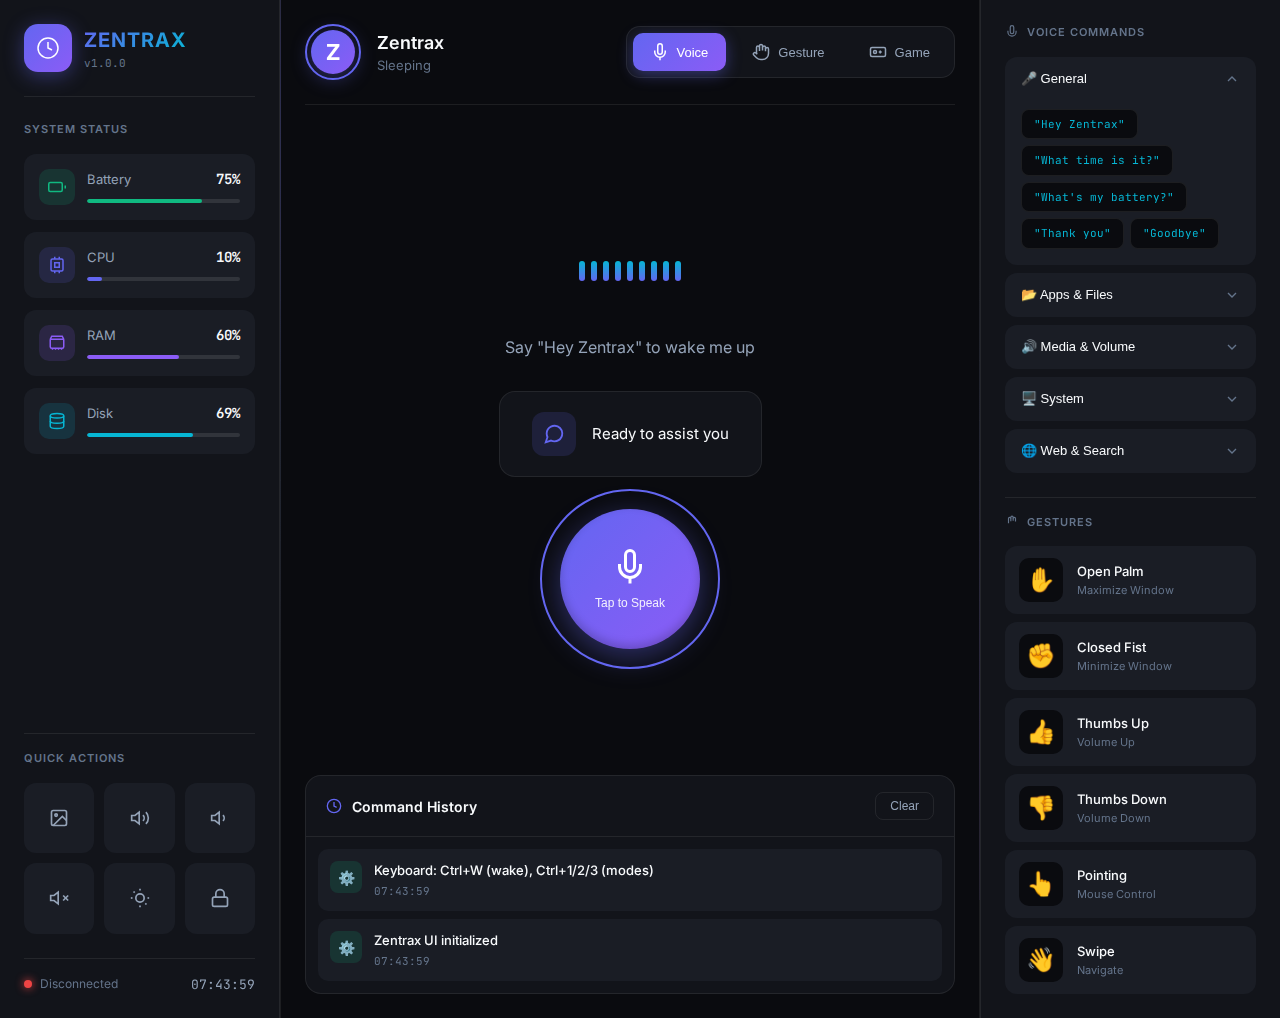
<file: frontend/index.html>
<!DOCTYPE html>
<html lang="en">

<head>
    <meta charset="UTF-8">
    <meta name="viewport" content="width=device-width, initial-scale=1.0">
    <title>Zentrax — AI Assistant</title>
    <link rel="stylesheet" href="style.css">
    <link rel="preconnect" href="https://fonts.googleapis.com">
    <link
        href="https://fonts.googleapis.com/css2?family=Inter:wght@300;400;500;600;700&family=JetBrains+Mono:wght@400;500&display=swap"
        rel="stylesheet">
</head>

<body>
    <!-- Animated Background -->
    <div class="bg-animation">
        <div class="bg-gradient"></div>
        <div class="bg-grid"></div>
        <div class="orb orb-1"></div>
        <div class="orb orb-2"></div>
        <div class="orb orb-3"></div>
    </div>

    <div class="app">
        <!-- Sidebar -->
        <aside class="sidebar">
            <div class="sidebar-header">
                <div class="logo">
                    <div class="logo-icon">
                        <svg viewBox="0 0 24 24" fill="none" stroke="currentColor" stroke-width="1.5">
                            <circle cx="12" cy="12" r="10" />
                            <path d="M12 6v6l4 2" />
                        </svg>
                    </div>
                    <div class="logo-text">
                        <span class="logo-name">ZENTRAX</span>
                        <span class="logo-version">v1.0.0</span>
                    </div>
                </div>
            </div>

            <!-- System Status -->
            <div class="system-status">
                <h3 class="section-label">System Status</h3>
                <div class="status-grid">
                    <div class="status-item" id="batteryStatus">
                        <div class="status-icon battery">
                            <svg viewBox="0 0 24 24" fill="none" stroke="currentColor" stroke-width="2">
                                <rect x="1" y="6" width="18" height="12" rx="2" />
                                <line x1="23" y1="10" x2="23" y2="14" />
                            </svg>
                        </div>
                        <div class="status-info">
                            <span class="status-label">Battery</span>
                            <span class="status-value" id="batteryValue">---%</span>
                        </div>
                        <div class="status-bar">
                            <div class="status-bar-fill" id="batteryBar" style="width: 0%"></div>
                        </div>
                    </div>
                    <div class="status-item" id="cpuStatus">
                        <div class="status-icon cpu">
                            <svg viewBox="0 0 24 24" fill="none" stroke="currentColor" stroke-width="2">
                                <rect x="4" y="4" width="16" height="16" rx="2" />
                                <rect x="9" y="9" width="6" height="6" />
                                <line x1="9" y1="1" x2="9" y2="4" />
                                <line x1="15" y1="1" x2="15" y2="4" />
                                <line x1="9" y1="20" x2="9" y2="23" />
                                <line x1="15" y1="20" x2="15" y2="23" />
                            </svg>
                        </div>
                        <div class="status-info">
                            <span class="status-label">CPU</span>
                            <span class="status-value" id="cpuValue">---%</span>
                        </div>
                        <div class="status-bar">
                            <div class="status-bar-fill cpu-bar" id="cpuBar" style="width: 0%"></div>
                        </div>
                    </div>
                    <div class="status-item" id="ramStatus">
                        <div class="status-icon ram">
                            <svg viewBox="0 0 24 24" fill="none" stroke="currentColor" stroke-width="2">
                                <path
                                    d="M6 19v2M10 19v2M14 19v2M18 19v2M3 7h18M3 7v10a2 2 0 002 2h14a2 2 0 002-2V7M3 7l2-4h14l2 4" />
                            </svg>
                        </div>
                        <div class="status-info">
                            <span class="status-label">RAM</span>
                            <span class="status-value" id="ramValue">---%</span>
                        </div>
                        <div class="status-bar">
                            <div class="status-bar-fill ram-bar" id="ramBar" style="width: 0%"></div>
                        </div>
                    </div>
                    <div class="status-item" id="diskStatus">
                        <div class="status-icon disk">
                            <svg viewBox="0 0 24 24" fill="none" stroke="currentColor" stroke-width="2">
                                <ellipse cx="12" cy="5" rx="9" ry="3" />
                                <path d="M21 12c0 1.66-4 3-9 3s-9-1.34-9-3" />
                                <path d="M3 5v14c0 1.66 4 3 9 3s9-1.34 9-3V5" />
                            </svg>
                        </div>
                        <div class="status-info">
                            <span class="status-label">Disk</span>
                            <span class="status-value" id="diskValue">---%</span>
                        </div>
                        <div class="status-bar">
                            <div class="status-bar-fill disk-bar" id="diskBar" style="width: 0%"></div>
                        </div>
                    </div>
                </div>
            </div>

            <!-- Quick Actions -->
            <div class="quick-actions">
                <h3 class="section-label">Quick Actions</h3>
                <div class="action-buttons">
                    <button class="action-btn" data-action="screenshot" title="Take Screenshot">
                        <svg viewBox="0 0 24 24" fill="none" stroke="currentColor" stroke-width="2">
                            <rect x="3" y="3" width="18" height="18" rx="2" />
                            <circle cx="8.5" cy="8.5" r="1.5" />
                            <path d="M21 15l-5-5L5 21" />
                        </svg>
                    </button>
                    <button class="action-btn" data-action="volume_up" title="Volume Up">
                        <svg viewBox="0 0 24 24" fill="none" stroke="currentColor" stroke-width="2">
                            <path d="M11 5L6 9H2v6h4l5 4V5z" />
                            <path d="M19.07 4.93a10 10 0 010 14.14M15.54 8.46a5 5 0 010 7.07" />
                        </svg>
                    </button>
                    <button class="action-btn" data-action="volume_down" title="Volume Down">
                        <svg viewBox="0 0 24 24" fill="none" stroke="currentColor" stroke-width="2">
                            <path d="M11 5L6 9H2v6h4l5 4V5z" />
                            <path d="M15.54 8.46a5 5 0 010 7.07" />
                        </svg>
                    </button>
                    <button class="action-btn" data-action="mute" title="Mute">
                        <svg viewBox="0 0 24 24" fill="none" stroke="currentColor" stroke-width="2">
                            <path d="M11 5L6 9H2v6h4l5 4V5z" />
                            <line x1="23" y1="9" x2="17" y2="15" />
                            <line x1="17" y1="9" x2="23" y2="15" />
                        </svg>
                    </button>
                    <button class="action-btn" data-action="brightness_up" title="Brightness Up">
                        <svg viewBox="0 0 24 24" fill="none" stroke="currentColor" stroke-width="2">
                            <circle cx="12" cy="12" r="5" />
                            <line x1="12" y1="1" x2="12" y2="3" />
                            <line x1="12" y1="21" x2="12" y2="23" />
                            <line x1="4.22" y1="4.22" x2="5.64" y2="5.64" />
                            <line x1="18.36" y1="18.36" x2="19.78" y2="19.78" />
                            <line x1="1" y1="12" x2="3" y2="12" />
                            <line x1="21" y1="12" x2="23" y2="12" />
                        </svg>
                    </button>
                    <button class="action-btn" data-action="lock" title="Lock Screen">
                        <svg viewBox="0 0 24 24" fill="none" stroke="currentColor" stroke-width="2">
                            <rect x="3" y="11" width="18" height="11" rx="2" />
                            <path d="M7 11V7a5 5 0 0110 0v4" />
                        </svg>
                    </button>
                </div>
            </div>

            <!-- Connection Info -->
            <div class="connection-info">
                <div class="connection-status" id="connectionStatus">
                    <span class="connection-dot disconnected"></span>
                    <span>Disconnected</span>
                </div>
                <div class="time-display" id="timeDisplay">--:--:--</div>
            </div>
        </aside>

        <!-- Main Content -->
        <main class="main">
            <!-- Top Bar -->
            <header class="topbar">
                <div class="assistant-status" id="assistantStatus">
                    <div class="assistant-avatar">
                        <div class="avatar-ring"></div>
                        <div class="avatar-core">Z</div>
                    </div>
                    <div class="assistant-info">
                        <span class="assistant-name">Zentrax</span>
                        <span class="assistant-state" id="assistantState">Sleeping</span>
                    </div>
                </div>
                <div class="mode-switcher">
                    <button class="mode-btn active" data-mode="voice" id="voiceModeBtn">
                        <svg viewBox="0 0 24 24" fill="none" stroke="currentColor" stroke-width="2">
                            <path d="M12 1a3 3 0 00-3 3v8a3 3 0 006 0V4a3 3 0 00-3-3z" />
                            <path d="M19 10v2a7 7 0 01-14 0v-2" />
                            <line x1="12" y1="19" x2="12" y2="23" />
                        </svg>
                        <span>Voice</span>
                    </button>
                    <button class="mode-btn" data-mode="gesture" id="gestureModeBtn">
                        <svg viewBox="0 0 24 24" fill="none" stroke="currentColor" stroke-width="2">
                            <path d="M18 11V6a2 2 0 00-2-2 2 2 0 00-2 2" />
                            <path d="M14 10V4a2 2 0 00-2-2 2 2 0 00-2 2v2" />
                            <path d="M10 10.5V6a2 2 0 00-2-2 2 2 0 00-2 2v8" />
                            <path
                                d="M18 8a2 2 0 114 0v6a8 8 0 01-8 8h-2c-2.8 0-4.5-.86-5.99-2.34l-3.6-3.6a2 2 0 012.83-2.82L7 15" />
                        </svg>
                        <span>Gesture</span>
                    </button>
                    <button class="mode-btn" data-mode="game" id="gameModeBtn">
                        <svg viewBox="0 0 24 24" fill="none" stroke="currentColor" stroke-width="2">
                            <rect x="2" y="6" width="20" height="12" rx="2" />
                            <circle cx="8" cy="12" r="2" />
                            <line x1="15" y1="10" x2="15" y2="14" />
                            <line x1="13" y1="12" x2="17" y2="12" />
                        </svg>
                        <span>Game</span>
                    </button>
                </div>
            </header>

            <!-- Central Display -->
            <div class="central-display">
                <!-- Voice Visualizer -->
                <div class="visualizer-container" id="visualizerContainer">
                    <div class="visualizer">
                        <div class="visualizer-bar"></div>
                        <div class="visualizer-bar"></div>
                        <div class="visualizer-bar"></div>
                        <div class="visualizer-bar"></div>
                        <div class="visualizer-bar"></div>
                        <div class="visualizer-bar"></div>
                        <div class="visualizer-bar"></div>
                        <div class="visualizer-bar"></div>
                        <div class="visualizer-bar"></div>
                    </div>
                    <div class="listening-text" id="listeningText">Say "Hey Zentrax" to wake me up</div>
                </div>

                <!-- Response Display -->
                <div class="response-display" id="responseDisplay">
                    <div class="response-icon">
                        <svg viewBox="0 0 24 24" fill="none" stroke="currentColor" stroke-width="2">
                            <path
                                d="M21 11.5a8.38 8.38 0 01-.9 3.8 8.5 8.5 0 01-7.6 4.7 8.38 8.38 0 01-3.8-.9L3 21l1.9-5.7a8.38 8.38 0 01-.9-3.8 8.5 8.5 0 014.7-7.6 8.38 8.38 0 013.8-.9h.5a8.48 8.48 0 018 8v.5z" />
                        </svg>
                    </div>
                    <p class="response-text" id="responseText">Ready to assist you</p>
                </div>

                <!-- Wake Button -->
                <button class="wake-button" id="wakeBtn">
                    <div class="wake-ripple"></div>
                    <div class="wake-icon">
                        <svg viewBox="0 0 24 24" fill="none" stroke="currentColor" stroke-width="2">
                            <path d="M12 1a3 3 0 00-3 3v8a3 3 0 006 0V4a3 3 0 00-3-3z" />
                            <path d="M19 10v2a7 7 0 01-14 0v-2" />
                            <line x1="12" y1="19" x2="12" y2="23" />
                        </svg>
                    </div>
                    <span class="wake-text">Tap to Speak</span>
                </button>
            </div>

            <!-- Command History -->
            <div class="command-history">
                <div class="history-header">
                    <h3>
                        <svg viewBox="0 0 24 24" fill="none" stroke="currentColor" stroke-width="2">
                            <circle cx="12" cy="12" r="10" />
                            <polyline points="12 6 12 12 16 14" />
                        </svg>
                        Command History
                    </h3>
                    <button class="clear-btn" id="clearHistoryBtn">Clear</button>
                </div>
                <div class="history-list" id="historyList">
                    <div class="history-empty">
                        <svg viewBox="0 0 24 24" fill="none" stroke="currentColor" stroke-width="1.5">
                            <circle cx="12" cy="12" r="10" />
                            <path d="M12 6v6l4 2" />
                        </svg>
                        <p>No commands yet</p>
                        <span>Your command history will appear here</span>
                    </div>
                </div>
            </div>
        </main>

        <!-- Right Panel -->
        <aside class="right-panel">
            <!-- Available Commands -->
            <div class="commands-panel">
                <h3 class="section-label">
                    <svg viewBox="0 0 24 24" fill="none" stroke="currentColor" stroke-width="2">
                        <path d="M12 1a3 3 0 00-3 3v8a3 3 0 006 0V4a3 3 0 00-3-3z" />
                        <path d="M19 10v2a7 7 0 01-14 0v-2" />
                    </svg>
                    Voice Commands
                </h3>
                <div class="command-categories">
                    <div class="command-category">
                        <button class="category-header active">
                            <span>🎤 General</span>
                            <svg viewBox="0 0 24 24" fill="none" stroke="currentColor" stroke-width="2">
                                <polyline points="6 9 12 15 18 9" />
                            </svg>
                        </button>
                        <div class="category-commands active">
                            <span class="cmd">"Hey Zentrax"</span>
                            <span class="cmd">"What time is it?"</span>
                            <span class="cmd">"What's my battery?"</span>
                            <span class="cmd">"Thank you"</span>
                            <span class="cmd">"Goodbye"</span>
                        </div>
                    </div>
                    <div class="command-category">
                        <button class="category-header">
                            <span>📂 Apps & Files</span>
                            <svg viewBox="0 0 24 24" fill="none" stroke="currentColor" stroke-width="2">
                                <polyline points="6 9 12 15 18 9" />
                            </svg>
                        </button>
                        <div class="category-commands">
                            <span class="cmd">"Open Chrome"</span>
                            <span class="cmd">"Open Notepad"</span>
                            <span class="cmd">"Open Downloads"</span>
                            <span class="cmd">"Create a file"</span>
                            <span class="cmd">"Search for PDF files"</span>
                        </div>
                    </div>
                    <div class="command-category">
                        <button class="category-header">
                            <span>🔊 Media & Volume</span>
                            <svg viewBox="0 0 24 24" fill="none" stroke="currentColor" stroke-width="2">
                                <polyline points="6 9 12 15 18 9" />
                            </svg>
                        </button>
                        <div class="category-commands">
                            <span class="cmd">"Volume up"</span>
                            <span class="cmd">"Volume down"</span>
                            <span class="cmd">"Mute"</span>
                            <span class="cmd">"Play/Pause"</span>
                            <span class="cmd">"Next song"</span>
                        </div>
                    </div>
                    <div class="command-category">
                        <button class="category-header">
                            <span>🖥️ System</span>
                            <svg viewBox="0 0 24 24" fill="none" stroke="currentColor" stroke-width="2">
                                <polyline points="6 9 12 15 18 9" />
                            </svg>
                        </button>
                        <div class="category-commands">
                            <span class="cmd">"Take screenshot"</span>
                            <span class="cmd">"Lock screen"</span>
                            <span class="cmd">"Brightness up"</span>
                            <span class="cmd">"Show processes"</span>
                            <span class="cmd">"WiFi on/off"</span>
                        </div>
                    </div>
                    <div class="command-category">
                        <button class="category-header">
                            <span>🌐 Web & Search</span>
                            <svg viewBox="0 0 24 24" fill="none" stroke="currentColor" stroke-width="2">
                                <polyline points="6 9 12 15 18 9" />
                            </svg>
                        </button>
                        <div class="category-commands">
                            <span class="cmd">"Open YouTube"</span>
                            <span class="cmd">"Search for Python"</span>
                            <span class="cmd">"Open GitHub"</span>
                            <span class="cmd">"Google machine learning"</span>
                        </div>
                    </div>
                </div>
            </div>

            <!-- Gesture Guide -->
            <div class="gesture-panel">
                <h3 class="section-label">
                    <svg viewBox="0 0 24 24" fill="none" stroke="currentColor" stroke-width="2">
                        <path d="M18 11V6a2 2 0 00-2-2 2 2 0 00-2 2" />
                        <path d="M14 10V4a2 2 0 00-2-2 2 2 0 00-2 2v2" />
                        <path d="M10 10.5V6a2 2 0 00-2-2 2 2 0 00-2 2v8" />
                    </svg>
                    Gestures
                </h3>
                <div class="gesture-list">
                    <div class="gesture-item">
                        <div class="gesture-icon">✋</div>
                        <div class="gesture-info">
                            <span class="gesture-name">Open Palm</span>
                            <span class="gesture-action">Maximize Window</span>
                        </div>
                    </div>
                    <div class="gesture-item">
                        <div class="gesture-icon">✊</div>
                        <div class="gesture-info">
                            <span class="gesture-name">Closed Fist</span>
                            <span class="gesture-action">Minimize Window</span>
                        </div>
                    </div>
                    <div class="gesture-item">
                        <div class="gesture-icon">👍</div>
                        <div class="gesture-info">
                            <span class="gesture-name">Thumbs Up</span>
                            <span class="gesture-action">Volume Up</span>
                        </div>
                    </div>
                    <div class="gesture-item">
                        <div class="gesture-icon">👎</div>
                        <div class="gesture-info">
                            <span class="gesture-name">Thumbs Down</span>
                            <span class="gesture-action">Volume Down</span>
                        </div>
                    </div>
                    <div class="gesture-item">
                        <div class="gesture-icon">👆</div>
                        <div class="gesture-info">
                            <span class="gesture-name">Pointing</span>
                            <span class="gesture-action">Mouse Control</span>
                        </div>
                    </div>
                    <div class="gesture-item">
                        <div class="gesture-icon">👋</div>
                        <div class="gesture-info">
                            <span class="gesture-name">Swipe</span>
                            <span class="gesture-action">Navigate</span>
                        </div>
                    </div>
                </div>
            </div>
        </aside>
    </div>

    <script src="script.js"></script>
</body>

</html>
</file>
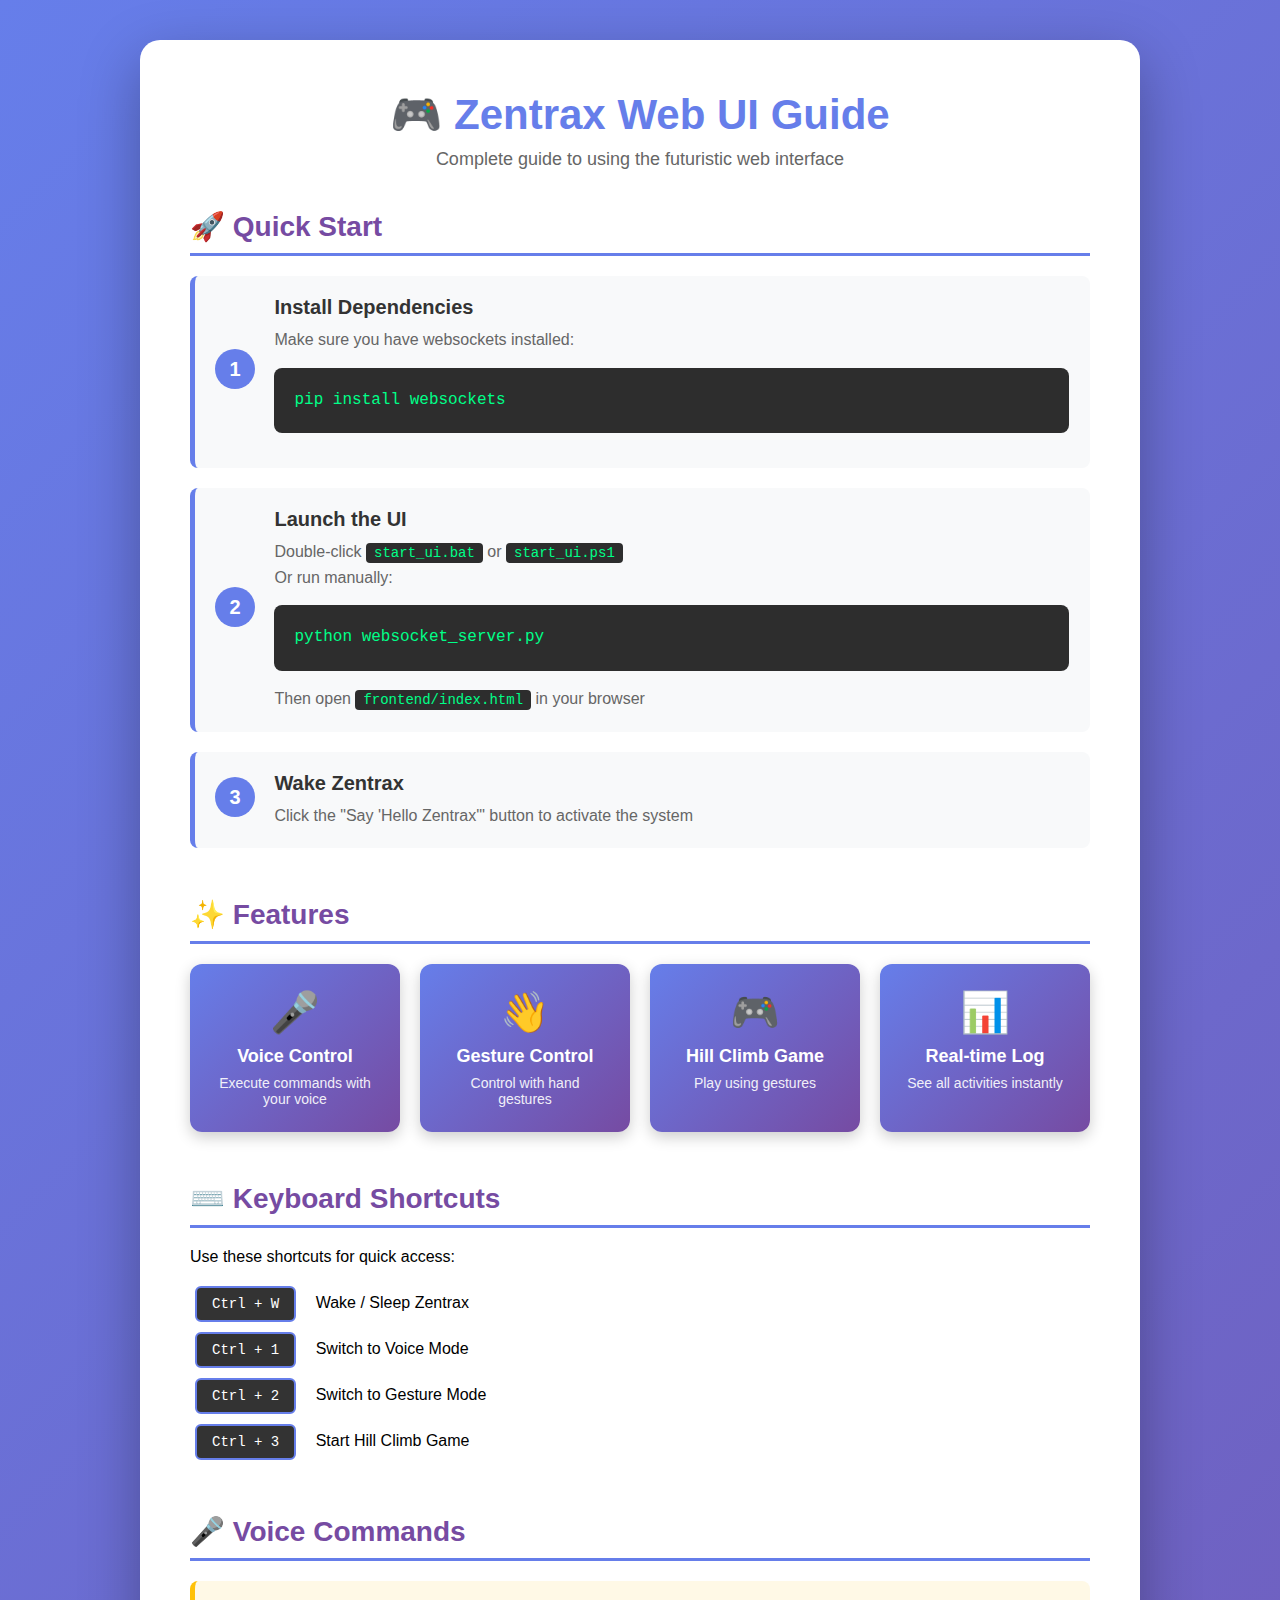
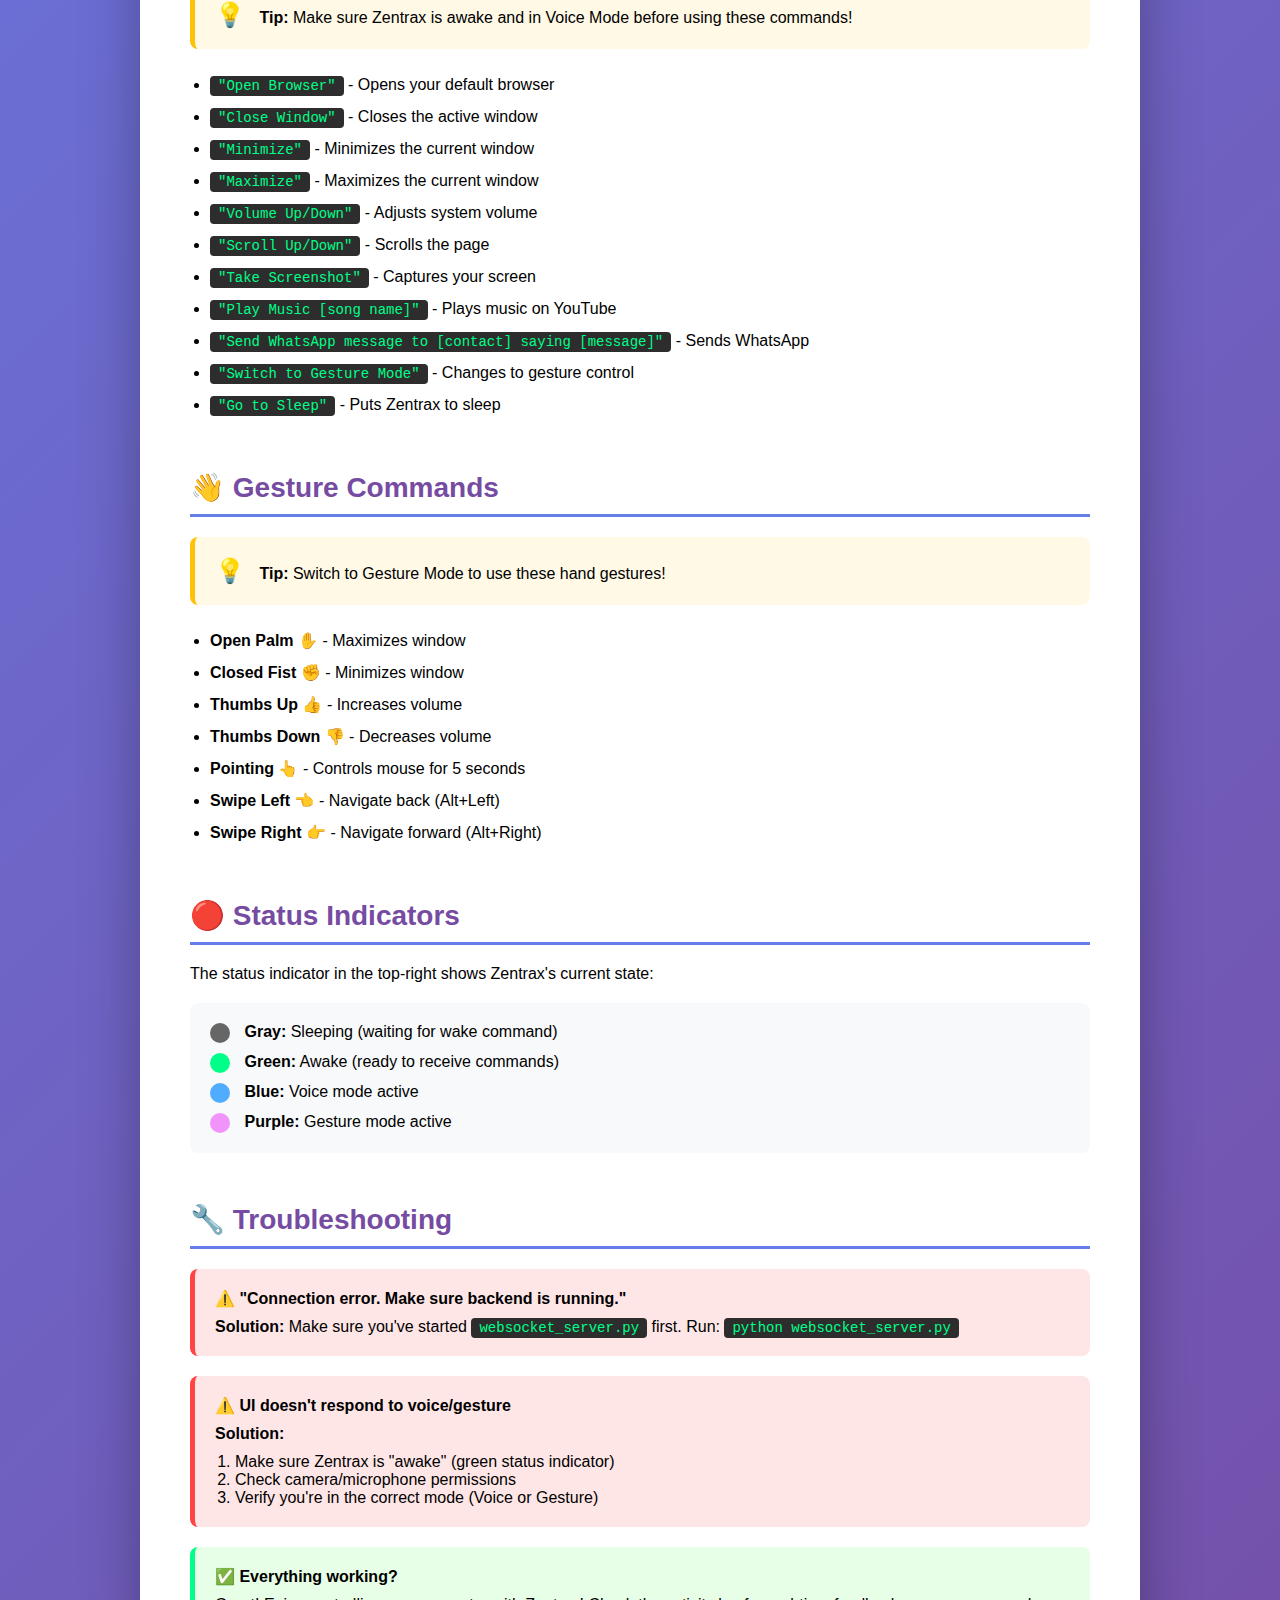
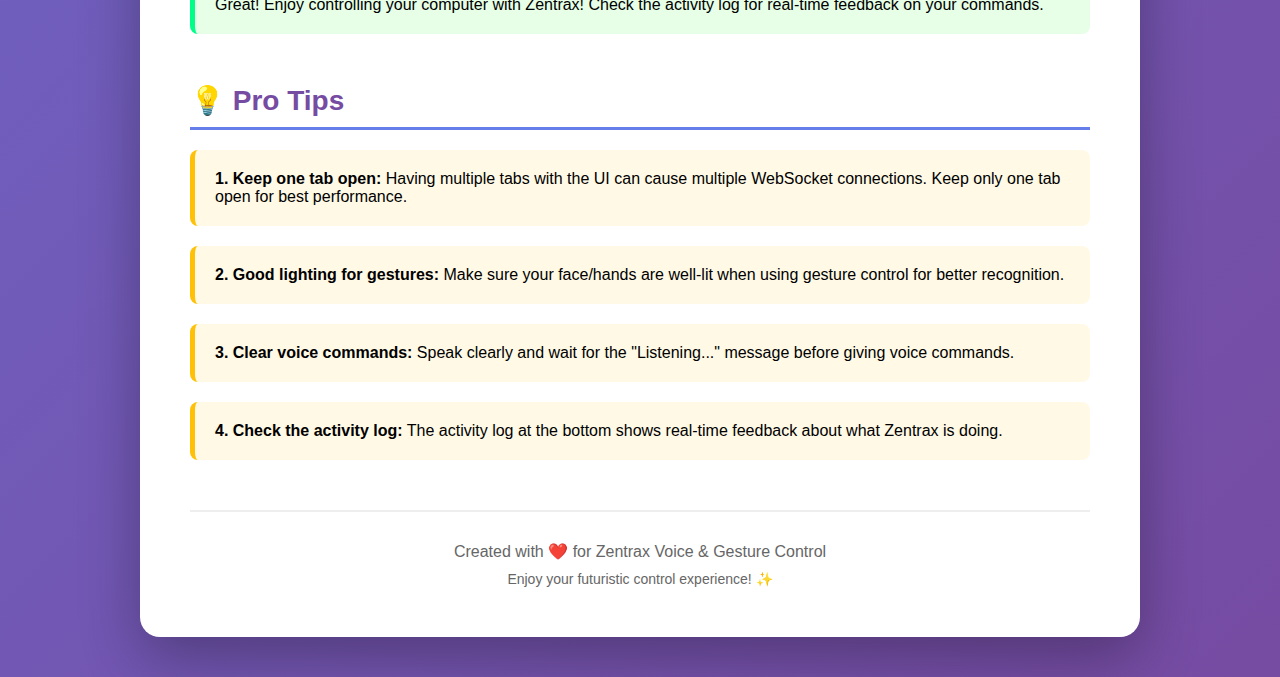
<file: frontend/guide.html>
<!DOCTYPE html>
<html lang="en">
<head>
    <meta charset="UTF-8">
    <meta name="viewport" content="width=device-width, initial-scale=1.0">
    <title>Zentrax UI Guide</title>
    <style>
        * {
            margin: 0;
            padding: 0;
            box-sizing: border-box;
        }
        
        body {
            font-family: 'Segoe UI', Tahoma, Geneva, Verdana, sans-serif;
            background: linear-gradient(135deg, #667eea 0%, #764ba2 100%);
            padding: 40px 20px;
            min-height: 100vh;
        }
        
        .container {
            max-width: 1000px;
            margin: 0 auto;
            background: white;
            border-radius: 20px;
            padding: 50px;
            box-shadow: 0 20px 60px rgba(0, 0, 0, 0.3);
        }
        
        h1 {
            color: #667eea;
            font-size: 42px;
            margin-bottom: 10px;
            text-align: center;
        }
        
        .subtitle {
            text-align: center;
            color: #666;
            font-size: 18px;
            margin-bottom: 40px;
        }
        
        .section {
            margin-bottom: 50px;
        }
        
        h2 {
            color: #764ba2;
            font-size: 28px;
            margin-bottom: 20px;
            border-bottom: 3px solid #667eea;
            padding-bottom: 10px;
        }
        
        .step {
            background: #f8f9fa;
            border-left: 5px solid #667eea;
            padding: 20px;
            margin-bottom: 20px;
            border-radius: 8px;
        }
        
        .step-number {
            display: inline-block;
            width: 40px;
            height: 40px;
            background: #667eea;
            color: white;
            text-align: center;
            line-height: 40px;
            border-radius: 50%;
            font-weight: bold;
            margin-right: 15px;
            font-size: 20px;
        }
        
        .step-content {
            display: inline-block;
            vertical-align: middle;
            width: calc(100% - 60px);
        }
        
        .step-title {
            font-size: 20px;
            font-weight: 600;
            color: #333;
            margin-bottom: 8px;
        }
        
        .step-desc {
            color: #666;
            line-height: 1.6;
        }
        
        code {
            background: #2d2d2d;
            color: #00ff88;
            padding: 2px 8px;
            border-radius: 4px;
            font-family: 'Courier New', monospace;
            font-size: 14px;
        }
        
        .command-box {
            background: #2d2d2d;
            color: #00ff88;
            padding: 20px;
            border-radius: 8px;
            font-family: 'Courier New', monospace;
            margin: 15px 0;
            overflow-x: auto;
        }
        
        .feature-grid {
            display: grid;
            grid-template-columns: repeat(auto-fit, minmax(200px, 1fr));
            gap: 20px;
            margin-top: 20px;
        }
        
        .feature-card {
            background: linear-gradient(135deg, #667eea 0%, #764ba2 100%);
            color: white;
            padding: 25px;
            border-radius: 12px;
            text-align: center;
            box-shadow: 0 5px 15px rgba(0, 0, 0, 0.2);
        }
        
        .feature-icon {
            font-size: 40px;
            margin-bottom: 10px;
        }
        
        .feature-title {
            font-size: 18px;
            font-weight: 600;
            margin-bottom: 8px;
        }
        
        .feature-desc {
            font-size: 14px;
            opacity: 0.9;
        }
        
        .keyboard-shortcut {
            display: inline-block;
            background: #333;
            color: white;
            padding: 8px 15px;
            border-radius: 6px;
            margin: 5px;
            font-family: 'Courier New', monospace;
            font-size: 14px;
            border: 2px solid #667eea;
        }
        
        .tip-box {
            background: #fff9e6;
            border-left: 5px solid #ffc107;
            padding: 20px;
            border-radius: 8px;
            margin: 20px 0;
        }
        
        .tip-icon {
            font-size: 24px;
            margin-right: 10px;
        }
        
        .warning-box {
            background: #ffe6e6;
            border-left: 5px solid #ff4444;
            padding: 20px;
            border-radius: 8px;
            margin: 20px 0;
        }
        
        .success-box {
            background: #e6ffe6;
            border-left: 5px solid #00ff88;
            padding: 20px;
            border-radius: 8px;
            margin: 20px 0;
        }
    </style>
</head>
<body>
    <div class="container">
        <h1>🎮 Zentrax Web UI Guide</h1>
        <p class="subtitle">Complete guide to using the futuristic web interface</p>
        
        <!-- Quick Start -->
        <div class="section">
            <h2>🚀 Quick Start</h2>
            
            <div class="step">
                <span class="step-number">1</span>
                <div class="step-content">
                    <div class="step-title">Install Dependencies</div>
                    <div class="step-desc">
                        Make sure you have websockets installed:
                        <div class="command-box">pip install websockets</div>
                    </div>
                </div>
            </div>
            
            <div class="step">
                <span class="step-number">2</span>
                <div class="step-content">
                    <div class="step-title">Launch the UI</div>
                    <div class="step-desc">
                        Double-click <code>start_ui.bat</code> or <code>start_ui.ps1</code><br>
                        Or run manually:
                        <div class="command-box">python websocket_server.py</div>
                        Then open <code>frontend/index.html</code> in your browser
                    </div>
                </div>
            </div>
            
            <div class="step">
                <span class="step-number">3</span>
                <div class="step-content">
                    <div class="step-title">Wake Zentrax</div>
                    <div class="step-desc">
                        Click the "Say 'Hello Zentrax'" button to activate the system
                    </div>
                </div>
            </div>
        </div>
        
        <!-- Features -->
        <div class="section">
            <h2>✨ Features</h2>
            
            <div class="feature-grid">
                <div class="feature-card">
                    <div class="feature-icon">🎤</div>
                    <div class="feature-title">Voice Control</div>
                    <div class="feature-desc">Execute commands with your voice</div>
                </div>
                
                <div class="feature-card">
                    <div class="feature-icon">👋</div>
                    <div class="feature-title">Gesture Control</div>
                    <div class="feature-desc">Control with hand gestures</div>
                </div>
                
                <div class="feature-card">
                    <div class="feature-icon">🎮</div>
                    <div class="feature-title">Hill Climb Game</div>
                    <div class="feature-desc">Play using gestures</div>
                </div>
                
                <div class="feature-card">
                    <div class="feature-icon">📊</div>
                    <div class="feature-title">Real-time Log</div>
                    <div class="feature-desc">See all activities instantly</div>
                </div>
            </div>
        </div>
        
        <!-- Keyboard Shortcuts -->
        <div class="section">
            <h2>⌨️ Keyboard Shortcuts</h2>
            
            <p style="margin-bottom: 15px;">Use these shortcuts for quick access:</p>
            
            <div>
                <span class="keyboard-shortcut">Ctrl + W</span>
                <span style="margin-left: 10px;">Wake / Sleep Zentrax</span>
            </div>
            
            <div>
                <span class="keyboard-shortcut">Ctrl + 1</span>
                <span style="margin-left: 10px;">Switch to Voice Mode</span>
            </div>
            
            <div>
                <span class="keyboard-shortcut">Ctrl + 2</span>
                <span style="margin-left: 10px;">Switch to Gesture Mode</span>
            </div>
            
            <div>
                <span class="keyboard-shortcut">Ctrl + 3</span>
                <span style="margin-left: 10px;">Start Hill Climb Game</span>
            </div>
        </div>
        
        <!-- Voice Commands -->
        <div class="section">
            <h2>🎤 Voice Commands</h2>
            
            <div class="tip-box">
                <span class="tip-icon">💡</span>
                <strong>Tip:</strong> Make sure Zentrax is awake and in Voice Mode before using these commands!
            </div>
            
            <ul style="line-height: 2; margin-left: 20px;">
                <li><code>"Open Browser"</code> - Opens your default browser</li>
                <li><code>"Close Window"</code> - Closes the active window</li>
                <li><code>"Minimize"</code> - Minimizes the current window</li>
                <li><code>"Maximize"</code> - Maximizes the current window</li>
                <li><code>"Volume Up/Down"</code> - Adjusts system volume</li>
                <li><code>"Scroll Up/Down"</code> - Scrolls the page</li>
                <li><code>"Take Screenshot"</code> - Captures your screen</li>
                <li><code>"Play Music [song name]"</code> - Plays music on YouTube</li>
                <li><code>"Send WhatsApp message to [contact] saying [message]"</code> - Sends WhatsApp</li>
                <li><code>"Switch to Gesture Mode"</code> - Changes to gesture control</li>
                <li><code>"Go to Sleep"</code> - Puts Zentrax to sleep</li>
            </ul>
        </div>
        
        <!-- Gesture Commands -->
        <div class="section">
            <h2>👋 Gesture Commands</h2>
            
            <div class="tip-box">
                <span class="tip-icon">💡</span>
                <strong>Tip:</strong> Switch to Gesture Mode to use these hand gestures!
            </div>
            
            <ul style="line-height: 2; margin-left: 20px;">
                <li><strong>Open Palm ✋</strong> - Maximizes window</li>
                <li><strong>Closed Fist ✊</strong> - Minimizes window</li>
                <li><strong>Thumbs Up 👍</strong> - Increases volume</li>
                <li><strong>Thumbs Down 👎</strong> - Decreases volume</li>
                <li><strong>Pointing 👆</strong> - Controls mouse for 5 seconds</li>
                <li><strong>Swipe Left 👈</strong> - Navigate back (Alt+Left)</li>
                <li><strong>Swipe Right 👉</strong> - Navigate forward (Alt+Right)</li>
            </ul>
        </div>
        
        <!-- Status Indicators -->
        <div class="section">
            <h2>🔴 Status Indicators</h2>
            
            <p style="margin-bottom: 20px;">The status indicator in the top-right shows Zentrax's current state:</p>
            
            <div style="background: #f8f9fa; padding: 20px; border-radius: 8px;">
                <p style="margin-bottom: 10px;">
                    <span style="display: inline-block; width: 20px; height: 20px; background: #666; border-radius: 50%; vertical-align: middle;"></span>
                    <strong style="margin-left: 10px;">Gray:</strong> Sleeping (waiting for wake command)
                </p>
                <p style="margin-bottom: 10px;">
                    <span style="display: inline-block; width: 20px; height: 20px; background: #00ff88; border-radius: 50%; vertical-align: middle;"></span>
                    <strong style="margin-left: 10px;">Green:</strong> Awake (ready to receive commands)
                </p>
                <p style="margin-bottom: 10px;">
                    <span style="display: inline-block; width: 20px; height: 20px; background: #4facfe; border-radius: 50%; vertical-align: middle;"></span>
                    <strong style="margin-left: 10px;">Blue:</strong> Voice mode active
                </p>
                <p>
                    <span style="display: inline-block; width: 20px; height: 20px; background: #f093fb; border-radius: 50%; vertical-align: middle;"></span>
                    <strong style="margin-left: 10px;">Purple:</strong> Gesture mode active
                </p>
            </div>
        </div>
        
        <!-- Troubleshooting -->
        <div class="section">
            <h2>🔧 Troubleshooting</h2>
            
            <div class="warning-box">
                <strong>⚠️ "Connection error. Make sure backend is running."</strong><br>
                <p style="margin-top: 10px;">
                    <strong>Solution:</strong> Make sure you've started <code>websocket_server.py</code> first.
                    Run: <code>python websocket_server.py</code>
                </p>
            </div>
            
            <div class="warning-box">
                <strong>⚠️ UI doesn't respond to voice/gesture</strong><br>
                <p style="margin-top: 10px;">
                    <strong>Solution:</strong> 
                    <ol style="margin-left: 20px; margin-top: 10px;">
                        <li>Make sure Zentrax is "awake" (green status indicator)</li>
                        <li>Check camera/microphone permissions</li>
                        <li>Verify you're in the correct mode (Voice or Gesture)</li>
                    </ol>
                </p>
            </div>
            
            <div class="success-box">
                <strong>✅ Everything working?</strong><br>
                <p style="margin-top: 10px;">
                    Great! Enjoy controlling your computer with Zentrax! 
                    Check the activity log for real-time feedback on your commands.
                </p>
            </div>
        </div>
        
        <!-- Tips -->
        <div class="section">
            <h2>💡 Pro Tips</h2>
            
            <div class="tip-box">
                <strong>1. Keep one tab open:</strong> Having multiple tabs with the UI can cause multiple WebSocket connections. Keep only one tab open for best performance.
            </div>
            
            <div class="tip-box">
                <strong>2. Good lighting for gestures:</strong> Make sure your face/hands are well-lit when using gesture control for better recognition.
            </div>
            
            <div class="tip-box">
                <strong>3. Clear voice commands:</strong> Speak clearly and wait for the "Listening..." message before giving voice commands.
            </div>
            
            <div class="tip-box">
                <strong>4. Check the activity log:</strong> The activity log at the bottom shows real-time feedback about what Zentrax is doing.
            </div>
        </div>
        
        <div style="text-align: center; margin-top: 50px; padding-top: 30px; border-top: 2px solid #eee; color: #666;">
            <p>Created with ❤️ for Zentrax Voice & Gesture Control</p>
            <p style="margin-top: 10px; font-size: 14px;">Enjoy your futuristic control experience! ✨</p>
        </div>
    </div>
</body>
</html>
</file>
<file: frontend/style.css>
/* ========================================
   ZENTRAX - Modern AI Assistant UI
   ======================================== */

* {
    margin: 0;
    padding: 0;
    box-sizing: border-box;
}

:root {
    /* Colors */
    --bg-dark: #0a0b0f;
    --bg-card: #12141a;
    --bg-hover: #1a1d25;
    --bg-active: #1e2129;

    --accent-primary: #6366f1;
    --accent-secondary: #8b5cf6;
    --accent-success: #10b981;
    --accent-warning: #f59e0b;
    --accent-danger: #ef4444;
    --accent-cyan: #06b6d4;

    --text-primary: #f8fafc;
    --text-secondary: #94a3b8;
    --text-muted: #64748b;

    --border-color: rgba(255, 255, 255, 0.08);
    --glow-primary: rgba(99, 102, 241, 0.4);
    --glow-success: rgba(16, 185, 129, 0.4);

    /* Spacing */
    --sidebar-width: 280px;
    --right-panel-width: 300px;

    /* Transitions */
    --transition-fast: 0.15s ease;
    --transition-normal: 0.25s ease;
    --transition-slow: 0.4s ease;
}

body {
    font-family: 'Inter', -apple-system, BlinkMacSystemFont, sans-serif;
    background: var(--bg-dark);
    color: var(--text-primary);
    overflow-x: hidden;
    min-height: 100vh;
    line-height: 1.5;
}

/* ========================================
   Animated Background
   ======================================== */
.bg-animation {
    position: fixed;
    top: 0;
    left: 0;
    width: 100%;
    height: 100%;
    z-index: -1;
    overflow: hidden;
}

.bg-gradient {
    position: absolute;
    inset: 0;
    background:
        radial-gradient(ellipse at 20% 20%, rgba(99, 102, 241, 0.15) 0%, transparent 50%),
        radial-gradient(ellipse at 80% 80%, rgba(139, 92, 246, 0.1) 0%, transparent 50%),
        radial-gradient(ellipse at 50% 50%, rgba(6, 182, 212, 0.05) 0%, transparent 60%);
}

.bg-grid {
    position: absolute;
    inset: 0;
    background-image:
        linear-gradient(rgba(255, 255, 255, 0.02) 1px, transparent 1px),
        linear-gradient(90deg, rgba(255, 255, 255, 0.02) 1px, transparent 1px);
    background-size: 60px 60px;
    mask-image: radial-gradient(ellipse at center, black 30%, transparent 70%);
}

.orb {
    position: absolute;
    border-radius: 50%;
    filter: blur(80px);
    animation: float 20s ease-in-out infinite;
}

.orb-1 {
    width: 400px;
    height: 400px;
    background: rgba(99, 102, 241, 0.2);
    top: -100px;
    left: -100px;
    animation-delay: 0s;
}

.orb-2 {
    width: 300px;
    height: 300px;
    background: rgba(139, 92, 246, 0.15);
    top: 50%;
    right: -50px;
    animation-delay: 7s;
}

.orb-3 {
    width: 350px;
    height: 350px;
    background: rgba(6, 182, 212, 0.12);
    bottom: -100px;
    left: 30%;
    animation-delay: 14s;
}

@keyframes float {

    0%,
    100% {
        transform: translate(0, 0) scale(1);
    }

    25% {
        transform: translate(30px, -30px) scale(1.05);
    }

    50% {
        transform: translate(-20px, 20px) scale(0.95);
    }

    75% {
        transform: translate(20px, 10px) scale(1.02);
    }
}

/* ========================================
   App Layout
   ======================================== */
.app {
    display: grid;
    grid-template-columns: var(--sidebar-width) 1fr var(--right-panel-width);
    min-height: 100vh;
    gap: 1px;
    background: var(--border-color);
}

/* ========================================
   Sidebar
   ======================================== */
.sidebar {
    background: var(--bg-card);
    padding: 24px;
    display: flex;
    flex-direction: column;
    gap: 24px;
    border-right: 1px solid var(--border-color);
}

.sidebar-header {
    padding-bottom: 24px;
    border-bottom: 1px solid var(--border-color);
}

.logo {
    display: flex;
    align-items: center;
    gap: 12px;
}

.logo-icon {
    width: 48px;
    height: 48px;
    background: linear-gradient(135deg, var(--accent-primary), var(--accent-secondary));
    border-radius: 14px;
    display: flex;
    align-items: center;
    justify-content: center;
    box-shadow: 0 4px 20px var(--glow-primary);
}

.logo-icon svg {
    width: 24px;
    height: 24px;
    color: white;
}

.logo-text {
    display: flex;
    flex-direction: column;
}

.logo-name {
    font-size: 20px;
    font-weight: 700;
    letter-spacing: 1px;
    background: linear-gradient(135deg, var(--accent-primary), var(--accent-cyan));
    -webkit-background-clip: text;
    -webkit-text-fill-color: transparent;
    background-clip: text;
}

.logo-version {
    font-size: 11px;
    color: var(--text-muted);
    font-family: 'JetBrains Mono', monospace;
}

/* Section Labels */
.section-label {
    font-size: 11px;
    font-weight: 600;
    text-transform: uppercase;
    letter-spacing: 1px;
    color: var(--text-muted);
    margin-bottom: 16px;
    display: flex;
    align-items: center;
    gap: 8px;
}

.section-label svg {
    width: 14px;
    height: 14px;
}

/* System Status */
.system-status {
    flex: 1;
}

.status-grid {
    display: flex;
    flex-direction: column;
    gap: 12px;
}

.status-item {
    background: var(--bg-hover);
    border-radius: 12px;
    padding: 14px;
    display: grid;
    grid-template-columns: auto 1fr;
    grid-template-rows: auto auto;
    gap: 8px 12px;
    transition: var(--transition-fast);
    border: 1px solid transparent;
}

.status-item:hover {
    border-color: var(--border-color);
    background: var(--bg-active);
}

.status-icon {
    width: 36px;
    height: 36px;
    border-radius: 10px;
    display: flex;
    align-items: center;
    justify-content: center;
    grid-row: span 2;
}

.status-icon svg {
    width: 18px;
    height: 18px;
}

.status-icon.battery {
    background: rgba(16, 185, 129, 0.15);
    color: var(--accent-success);
}

.status-icon.cpu {
    background: rgba(99, 102, 241, 0.15);
    color: var(--accent-primary);
}

.status-icon.ram {
    background: rgba(139, 92, 246, 0.15);
    color: var(--accent-secondary);
}

.status-icon.disk {
    background: rgba(6, 182, 212, 0.15);
    color: var(--accent-cyan);
}

.status-info {
    display: flex;
    justify-content: space-between;
    align-items: center;
}

.status-label {
    font-size: 13px;
    color: var(--text-secondary);
}

.status-value {
    font-size: 14px;
    font-weight: 600;
    font-family: 'JetBrains Mono', monospace;
}

.status-bar {
    height: 4px;
    background: rgba(255, 255, 255, 0.1);
    border-radius: 2px;
    overflow: hidden;
}

.status-bar-fill {
    height: 100%;
    background: var(--accent-success);
    border-radius: 2px;
    transition: width 0.5s ease;
}

.status-bar-fill.cpu-bar {
    background: var(--accent-primary);
}

.status-bar-fill.ram-bar {
    background: var(--accent-secondary);
}

.status-bar-fill.disk-bar {
    background: var(--accent-cyan);
}

/* Quick Actions */
.quick-actions {
    padding-top: 16px;
    border-top: 1px solid var(--border-color);
}

.action-buttons {
    display: grid;
    grid-template-columns: repeat(3, 1fr);
    gap: 10px;
}

.action-btn {
    aspect-ratio: 1;
    background: var(--bg-hover);
    border: 1px solid transparent;
    border-radius: 12px;
    cursor: pointer;
    display: flex;
    align-items: center;
    justify-content: center;
    color: var(--text-secondary);
    transition: var(--transition-fast);
}

.action-btn svg {
    width: 20px;
    height: 20px;
}

.action-btn:hover {
    background: var(--bg-active);
    border-color: var(--accent-primary);
    color: var(--accent-primary);
    transform: translateY(-2px);
    box-shadow: 0 4px 12px rgba(99, 102, 241, 0.2);
}

.action-btn:active {
    transform: translateY(0);
}

/* Connection Info */
.connection-info {
    padding-top: 16px;
    border-top: 1px solid var(--border-color);
    display: flex;
    justify-content: space-between;
    align-items: center;
}

.connection-status {
    display: flex;
    align-items: center;
    gap: 8px;
    font-size: 12px;
    color: var(--text-muted);
}

.connection-dot {
    width: 8px;
    height: 8px;
    border-radius: 50%;
    animation: pulse 2s infinite;
}

.connection-dot.disconnected {
    background: var(--accent-danger);
    box-shadow: 0 0 8px var(--accent-danger);
}

.connection-dot.connected {
    background: var(--accent-success);
    box-shadow: 0 0 8px var(--accent-success);
}

@keyframes pulse {

    0%,
    100% {
        opacity: 1;
    }

    50% {
        opacity: 0.5;
    }
}

.time-display {
    font-family: 'JetBrains Mono', monospace;
    font-size: 13px;
    color: var(--text-secondary);
}

/* ========================================
   Main Content
   ======================================== */
.main {
    background: var(--bg-dark);
    padding: 24px;
    display: flex;
    flex-direction: column;
    gap: 24px;
}

/* Top Bar */
.topbar {
    display: flex;
    justify-content: space-between;
    align-items: center;
    padding-bottom: 24px;
    border-bottom: 1px solid var(--border-color);
}

.assistant-status {
    display: flex;
    align-items: center;
    gap: 16px;
}

.assistant-avatar {
    position: relative;
    width: 56px;
    height: 56px;
}

.avatar-ring {
    position: absolute;
    inset: 0;
    border: 2px solid var(--accent-primary);
    border-radius: 50%;
    animation: ring-pulse 2s ease-in-out infinite;
}

@keyframes ring-pulse {

    0%,
    100% {
        transform: scale(1);
        opacity: 0.5;
    }

    50% {
        transform: scale(1.1);
        opacity: 0.2;
    }
}

.avatar-core {
    position: absolute;
    inset: 6px;
    background: linear-gradient(135deg, var(--accent-primary), var(--accent-secondary));
    border-radius: 50%;
    display: flex;
    align-items: center;
    justify-content: center;
    font-size: 22px;
    font-weight: 700;
    color: white;
    box-shadow: 0 4px 20px var(--glow-primary);
}

.assistant-info {
    display: flex;
    flex-direction: column;
}

.assistant-name {
    font-size: 18px;
    font-weight: 600;
}

.assistant-state {
    font-size: 13px;
    color: var(--text-muted);
}

.assistant-state.awake {
    color: var(--accent-success);
}

.assistant-state.listening {
    color: var(--accent-cyan);
}

/* Mode Switcher */
.mode-switcher {
    display: flex;
    gap: 8px;
    background: var(--bg-card);
    padding: 6px;
    border-radius: 14px;
    border: 1px solid var(--border-color);
}

.mode-btn {
    display: flex;
    align-items: center;
    gap: 8px;
    padding: 10px 18px;
    background: transparent;
    border: none;
    border-radius: 10px;
    color: var(--text-secondary);
    font-size: 13px;
    font-weight: 500;
    cursor: pointer;
    transition: var(--transition-fast);
}

.mode-btn svg {
    width: 18px;
    height: 18px;
}

.mode-btn:hover {
    color: var(--text-primary);
    background: var(--bg-hover);
}

.mode-btn.active {
    background: linear-gradient(135deg, var(--accent-primary), var(--accent-secondary));
    color: white;
    box-shadow: 0 4px 15px var(--glow-primary);
}

/* ========================================
   Central Display
   ======================================== */
.central-display {
    flex: 1;
    display: flex;
    flex-direction: column;
    align-items: center;
    justify-content: center;
    gap: 32px;
    padding: 40px 0;
}

/* Visualizer */
.visualizer-container {
    display: flex;
    flex-direction: column;
    align-items: center;
    gap: 24px;
}

.visualizer {
    display: flex;
    align-items: center;
    gap: 6px;
    height: 80px;
}

.visualizer-bar {
    width: 6px;
    height: 20px;
    background: linear-gradient(to top, var(--accent-primary), var(--accent-cyan));
    border-radius: 3px;
    animation: visualize 1.5s ease-in-out infinite;
}

.visualizer-bar:nth-child(1) {
    animation-delay: 0s;
}

.visualizer-bar:nth-child(2) {
    animation-delay: 0.1s;
}

.visualizer-bar:nth-child(3) {
    animation-delay: 0.2s;
}

.visualizer-bar:nth-child(4) {
    animation-delay: 0.3s;
}

.visualizer-bar:nth-child(5) {
    animation-delay: 0.4s;
}

.visualizer-bar:nth-child(6) {
    animation-delay: 0.5s;
}

.visualizer-bar:nth-child(7) {
    animation-delay: 0.6s;
}

.visualizer-bar:nth-child(8) {
    animation-delay: 0.7s;
}

.visualizer-bar:nth-child(9) {
    animation-delay: 0.8s;
}

@keyframes visualize {

    0%,
    100% {
        height: 20px;
        opacity: 0.5;
    }

    50% {
        height: 60px;
        opacity: 1;
    }
}

.visualizer.listening .visualizer-bar {
    animation: visualize-active 0.4s ease-in-out infinite;
}

@keyframes visualize-active {

    0%,
    100% {
        height: 15px;
    }

    50% {
        height: 70px;
    }
}

.listening-text {
    font-size: 16px;
    color: var(--text-secondary);
    text-align: center;
}

/* Response Display */
.response-display {
    display: flex;
    align-items: center;
    gap: 16px;
    padding: 20px 32px;
    background: var(--bg-card);
    border-radius: 16px;
    border: 1px solid var(--border-color);
    max-width: 600px;
    animation: fadeIn 0.3s ease;
}

@keyframes fadeIn {
    from {
        opacity: 0;
        transform: translateY(10px);
    }

    to {
        opacity: 1;
        transform: translateY(0);
    }
}

.response-icon {
    width: 44px;
    height: 44px;
    background: rgba(99, 102, 241, 0.15);
    border-radius: 12px;
    display: flex;
    align-items: center;
    justify-content: center;
    color: var(--accent-primary);
    flex-shrink: 0;
}

.response-icon svg {
    width: 22px;
    height: 22px;
}

.response-text {
    font-size: 15px;
    color: var(--text-primary);
    line-height: 1.5;
}

/* Wake Button */
.wake-button {
    position: relative;
    width: 140px;
    height: 140px;
    border-radius: 50%;
    background: linear-gradient(135deg, var(--accent-primary), var(--accent-secondary));
    border: none;
    cursor: pointer;
    display: flex;
    flex-direction: column;
    align-items: center;
    justify-content: center;
    gap: 8px;
    color: white;
    transition: var(--transition-normal);
    box-shadow:
        0 8px 30px var(--glow-primary),
        inset 0 -4px 10px rgba(0, 0, 0, 0.2);
}

.wake-button:hover {
    transform: scale(1.05);
    box-shadow:
        0 12px 40px var(--glow-primary),
        inset 0 -4px 10px rgba(0, 0, 0, 0.2);
}

.wake-button:active {
    transform: scale(0.98);
}

.wake-ripple {
    position: absolute;
    inset: -20px;
    border: 2px solid var(--accent-primary);
    border-radius: 50%;
    animation: ripple 2s ease-out infinite;
}

@keyframes ripple {
    0% {
        transform: scale(0.8);
        opacity: 0.8;
    }

    100% {
        transform: scale(1.3);
        opacity: 0;
    }
}

.wake-icon svg {
    width: 36px;
    height: 36px;
}

.wake-text {
    font-size: 12px;
    font-weight: 500;
    opacity: 0.9;
}

.wake-button.active {
    background: linear-gradient(135deg, var(--accent-success), var(--accent-cyan));
    box-shadow: 0 8px 30px var(--glow-success);
}

.wake-button.active .wake-ripple {
    border-color: var(--accent-success);
}

/* ========================================
   Command History
   ======================================== */
.command-history {
    background: var(--bg-card);
    border-radius: 16px;
    border: 1px solid var(--border-color);
    overflow: hidden;
}

.history-header {
    display: flex;
    justify-content: space-between;
    align-items: center;
    padding: 16px 20px;
    border-bottom: 1px solid var(--border-color);
}

.history-header h3 {
    font-size: 14px;
    font-weight: 600;
    display: flex;
    align-items: center;
    gap: 10px;
}

.history-header h3 svg {
    width: 16px;
    height: 16px;
    color: var(--accent-primary);
}

.clear-btn {
    background: transparent;
    border: 1px solid var(--border-color);
    padding: 6px 14px;
    border-radius: 8px;
    color: var(--text-secondary);
    font-size: 12px;
    cursor: pointer;
    transition: var(--transition-fast);
}

.clear-btn:hover {
    border-color: var(--accent-danger);
    color: var(--accent-danger);
}

.history-list {
    max-height: 200px;
    overflow-y: auto;
    padding: 12px;
}

.history-list::-webkit-scrollbar {
    width: 6px;
}

.history-list::-webkit-scrollbar-thumb {
    background: var(--text-muted);
    border-radius: 3px;
}

.history-empty {
    display: flex;
    flex-direction: column;
    align-items: center;
    padding: 32px;
    color: var(--text-muted);
    text-align: center;
}

.history-empty svg {
    width: 40px;
    height: 40px;
    margin-bottom: 12px;
    opacity: 0.3;
}

.history-empty p {
    font-size: 14px;
    margin-bottom: 4px;
}

.history-empty span {
    font-size: 12px;
    opacity: 0.7;
}

.history-item {
    display: flex;
    align-items: flex-start;
    gap: 12px;
    padding: 12px;
    background: var(--bg-hover);
    border-radius: 10px;
    margin-bottom: 8px;
    animation: slideIn 0.3s ease;
}

@keyframes slideIn {
    from {
        opacity: 0;
        transform: translateX(-10px);
    }

    to {
        opacity: 1;
        transform: translateX(0);
    }
}

.history-item:last-child {
    margin-bottom: 0;
}

.history-type {
    width: 32px;
    height: 32px;
    border-radius: 8px;
    display: flex;
    align-items: center;
    justify-content: center;
    flex-shrink: 0;
    font-size: 14px;
}

.history-type.voice {
    background: rgba(99, 102, 241, 0.15);
}

.history-type.gesture {
    background: rgba(139, 92, 246, 0.15);
}

.history-type.system {
    background: rgba(16, 185, 129, 0.15);
}

.history-content {
    flex: 1;
    min-width: 0;
}

.history-command {
    font-size: 13px;
    font-weight: 500;
    margin-bottom: 2px;
    word-break: break-word;
}

.history-time {
    font-size: 11px;
    color: var(--text-muted);
    font-family: 'JetBrains Mono', monospace;
}

/* ========================================
   Right Panel
   ======================================== */
.right-panel {
    background: var(--bg-card);
    padding: 24px;
    display: flex;
    flex-direction: column;
    gap: 24px;
    border-left: 1px solid var(--border-color);
    overflow-y: auto;
}

/* Commands Panel */
.commands-panel {
    flex: 1;
}

.command-categories {
    display: flex;
    flex-direction: column;
    gap: 8px;
}

.command-category {
    background: var(--bg-hover);
    border-radius: 12px;
    overflow: hidden;
}

.category-header {
    width: 100%;
    display: flex;
    justify-content: space-between;
    align-items: center;
    padding: 14px 16px;
    background: transparent;
    border: none;
    color: var(--text-primary);
    font-size: 13px;
    cursor: pointer;
    transition: var(--transition-fast);
}

.category-header:hover {
    background: var(--bg-active);
}

.category-header svg {
    width: 16px;
    height: 16px;
    color: var(--text-muted);
    transition: transform 0.3s ease;
}

.category-header.active svg {
    transform: rotate(180deg);
}

.category-commands {
    display: none;
    padding: 8px 16px 16px;
    gap: 6px;
    flex-wrap: wrap;
}

.category-commands.active {
    display: flex;
}

.cmd {
    display: inline-block;
    padding: 6px 12px;
    background: var(--bg-dark);
    border-radius: 8px;
    font-size: 11px;
    font-family: 'JetBrains Mono', monospace;
    color: var(--accent-cyan);
    border: 1px solid var(--border-color);
    transition: var(--transition-fast);
}

.cmd:hover {
    border-color: var(--accent-cyan);
    box-shadow: 0 0 10px rgba(6, 182, 212, 0.2);
}

/* Gesture Panel */
.gesture-panel {
    padding-top: 16px;
    border-top: 1px solid var(--border-color);
}

.gesture-list {
    display: flex;
    flex-direction: column;
    gap: 8px;
}

.gesture-item {
    display: flex;
    align-items: center;
    gap: 14px;
    padding: 12px 14px;
    background: var(--bg-hover);
    border-radius: 12px;
    transition: var(--transition-fast);
}

.gesture-item:hover {
    background: var(--bg-active);
}

.gesture-icon {
    font-size: 24px;
    width: 44px;
    height: 44px;
    display: flex;
    align-items: center;
    justify-content: center;
    background: var(--bg-dark);
    border-radius: 10px;
}

.gesture-info {
    display: flex;
    flex-direction: column;
}

.gesture-name {
    font-size: 13px;
    font-weight: 500;
}

.gesture-action {
    font-size: 11px;
    color: var(--text-muted);
}

/* ========================================
   Responsive Design
   ======================================== */
@media (max-width: 1200px) {
    .app {
        grid-template-columns: var(--sidebar-width) 1fr;
    }

    .right-panel {
        display: none;
    }
}

@media (max-width: 768px) {
    .app {
        grid-template-columns: 1fr;
    }

    .sidebar {
        display: none;
    }

    .topbar {
        flex-direction: column;
        gap: 16px;
    }

    .mode-switcher {
        width: 100%;
        justify-content: center;
    }

    .wake-button {
        width: 120px;
        height: 120px;
    }
}

/* ========================================
   Scrollbar Styling
   ======================================== */
::-webkit-scrollbar {
    width: 8px;
}

::-webkit-scrollbar-track {
    background: transparent;
}

::-webkit-scrollbar-thumb {
    background: var(--text-muted);
    border-radius: 4px;
}

::-webkit-scrollbar-thumb:hover {
    background: var(--text-secondary);
}
</file>
